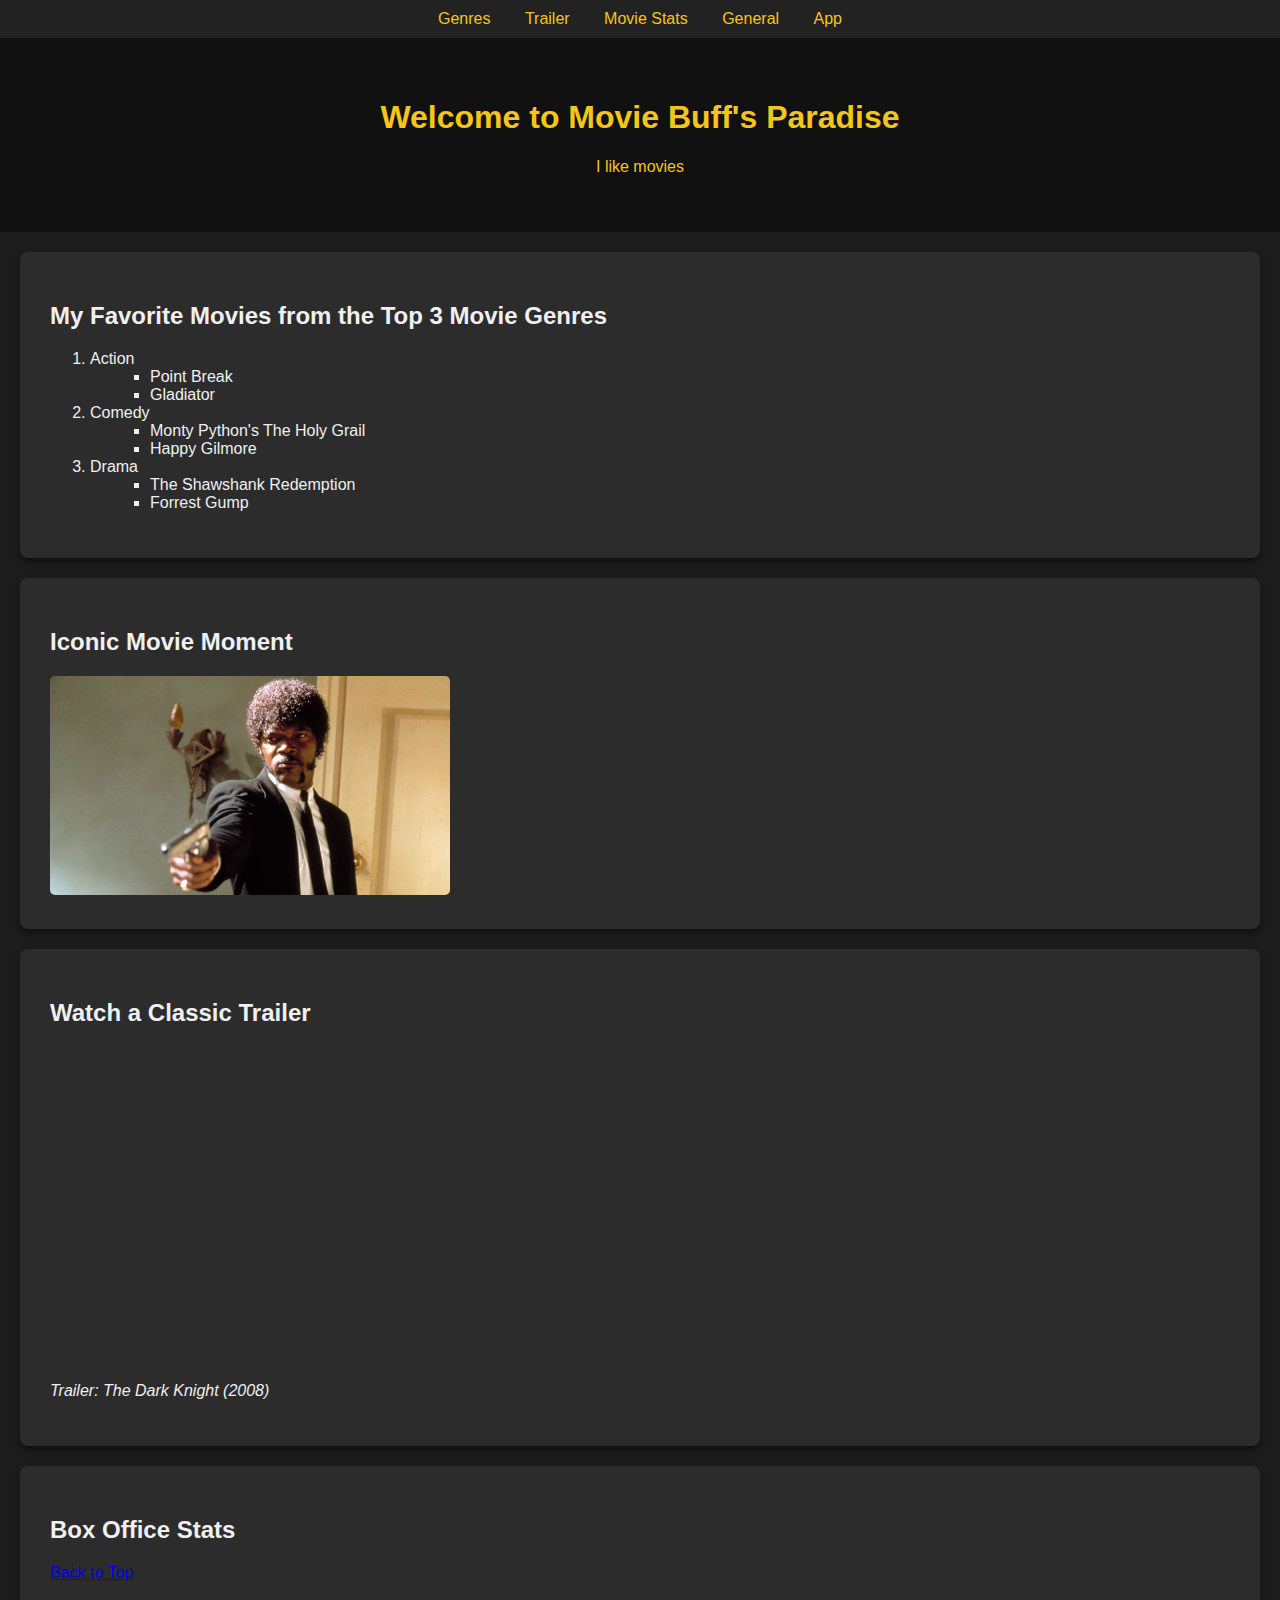
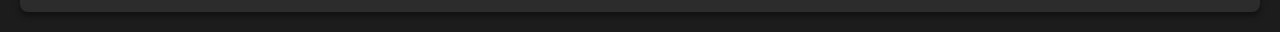
<file: index.html>
<!DOCTYPE html>
<html lang="en">
<head>
  <meta charset="UTF-8">
  <meta name="viewport" content="width=device-width, initial-scale=1">
  <title>John Driggs scratch page</title>
  <link rel="stylesheet" href="styles.css">
</head>
<body>

  <div id="navbar">
    <a href="#genres">Genres</a>
    <a href="#trailer">Trailer</a>
    <a href="#tableau">Movie Stats</a>
    <a href="general.html" target="_blank">General</a>
    <a href="app.html" target="_blank">App</a>
  </div>

  <div class="header" id="top">
    <h1>Welcome to Movie Buff's Paradise</h1>
    <p>I like movies</p>
  </div>

  <div class="content-block" id="genres">
    <h2>My Favorite Movies from the Top 3 Movie Genres</h2>
    <ol>
      <li>Action
        <ul>
          <li>Point Break</li>
          <li>Gladiator</li>
        </ul>
      </li>
      <li>Comedy
        <ul>
          <li>Monty Python's The Holy Grail</li>
          <li>Happy Gilmore</li>
        </ul>
      </li>
      <li>Drama
        <ul>
          <li>The Shawshank Redemption</li>
          <li>Forrest Gump</li>
        </ul>
      </li>
    </ol>
  </div>

  <div class="content-block">
    <h2>Iconic Movie Moment</h2>
    <img src="sammyjacksonpulpfiction.jpg" alt="Cinema scene" width="400">
  </div>

  <div class="content-block" id="trailer">
    <h2>Watch a Classic Trailer</h2>
    <iframe width="560" height="315" src="https://www.youtube.com/embed/EXeTwQWrcwY" frameborder="0" allowfullscreen></iframe>
    <p><em>Trailer: The Dark Knight (2008)</em></p>
  </div>

  <div class="content-block" id="tableau">
    <h2>Box Office Stats</h2>
  <div class='tableauPlaceholder' id='viz1745292148090' style='position: relative'><noscript><a href='#'><img alt='IMDB_TOP10 ' src='https:&#47;&#47;public.tableau.com&#47;static&#47;images&#47;IM&#47;IMDb_TOP_10_Movies&#47;IMDB_TOP10&#47;1_rss.png' style='border: none' /></a></noscript><object class='tableauViz'  style='display:none;'><param name='host_url' value='https%3A%2F%2Fpublic.tableau.com%2F' /> <param name='embed_code_version' value='3' /> <param name='site_root' value='' /><param name='name' value='IMDb_TOP_10_Movies&#47;IMDB_TOP10' /><param name='tabs' value='no' /><param name='toolbar' value='yes' /><param name='static_image' value='https:&#47;&#47;public.tableau.com&#47;static&#47;images&#47;IM&#47;IMDb_TOP_10_Movies&#47;IMDB_TOP10&#47;1.png' /> <param name='animate_transition' value='yes' /><param name='display_static_image' value='yes' /><param name='display_spinner' value='yes' /><param name='display_overlay' value='yes' /><param name='display_count' value='yes' /><param name='language' value='en-US' /><param name='filter' value='_gl=1*yfv1vf*_ga*MTU4NTM4NjAzMS4xNzQyNjg4NzAy*_ga_8YLN0SNXVS*MTc0NTI5MDQ5Ni4zLjEuMTc0NTI5MjEzMy4wLjAuMA..' /></object></div>                <script type='text/javascript'>                    var divElement = document.getElementById('viz1745292148090');                    var vizElement = divElement.getElementsByTagName('object')[0];                    vizElement.style.width='1300px';vizElement.style.height='1527px';                    var scriptElement = document.createElement('script');                    scriptElement.src = 'https://public.tableau.com/javascripts/api/viz_v1.js';                    vizElement.parentNode.insertBefore(scriptElement, vizElement);                </script>
  <div id="bottom">
    <a href="#top">Back to Top</a>
  </div>

</body>
</html>
</file>
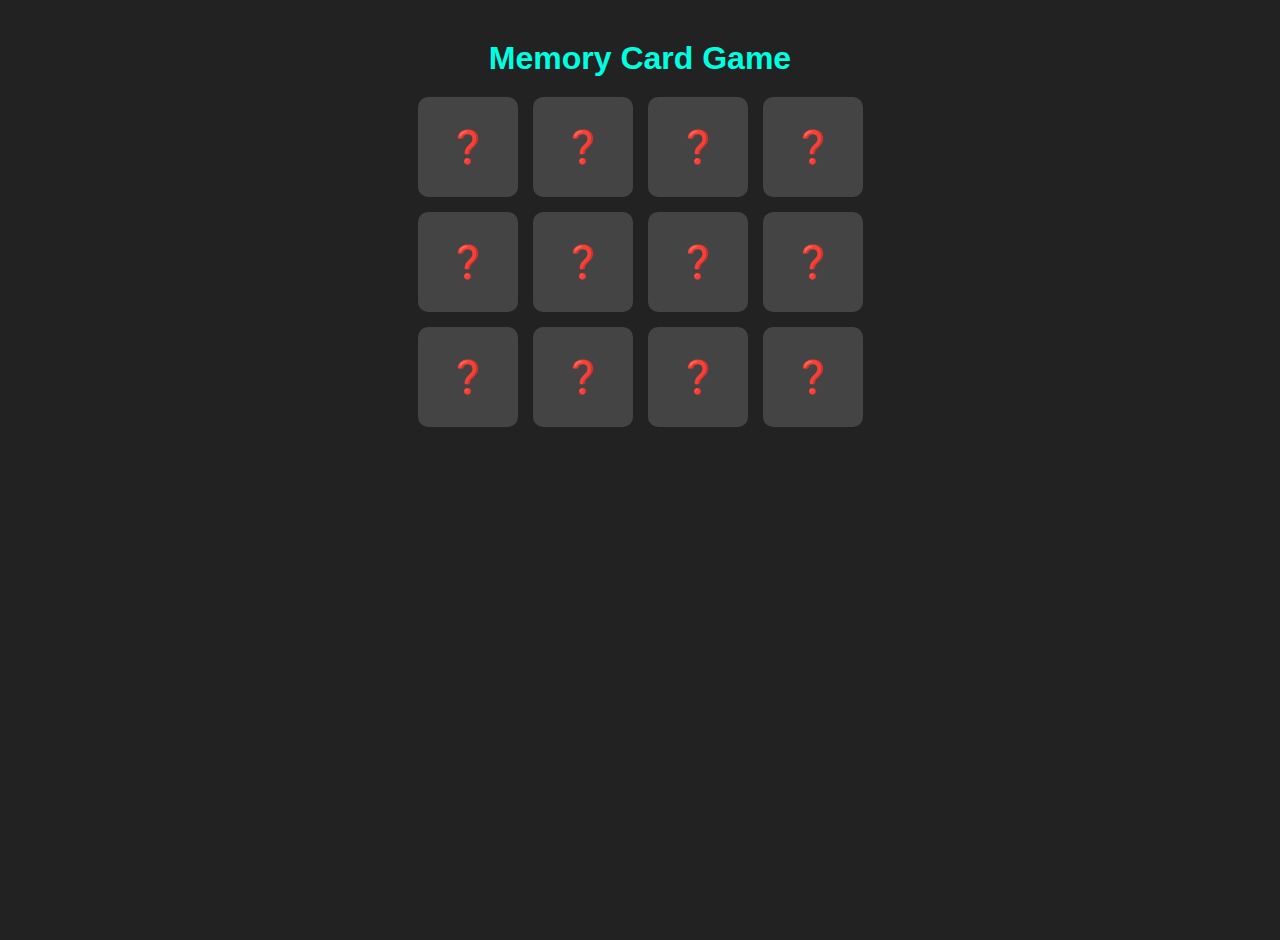
<file: app.html>
<!DOCTYPE html>
<html lang="en">
<head>
  <meta charset="UTF-8" />
  <meta name="viewport" content="width=device-width, initial-scale=1.0"/>
  <title>Memory Card Game</title>
  <style>
    body {
      font-family: 'Segoe UI', sans-serif;
      background-color: #222;
      color: white;
      display: flex;
      flex-direction: column;
      align-items: center;
      justify-content: flex-start;
      min-height: 100vh;
      margin: 0;
      padding: 20px;
    }

    h1 {
      margin: 20px 0;
      color: #00ffe1;
    }

    #game-board {
      display: grid;
      grid-template-columns: repeat(4, 100px);
      grid-gap: 15px;
    }

    .card {
      width: 100px;
      height: 100px;
      background-color: #444;
      display: flex;
      align-items: center;
      justify-content: center;
      font-size: 2rem;
      cursor: pointer;
      border-radius: 10px;
      user-select: none;
      transition: background-color 0.3s, transform 0.2s;
    }

    .card.revealed, .card.matched {
      background-color: #00ffe1;
      color: #222;
    }

    .card.matched {
      cursor: default;
      pointer-events: none;
    }
  </style>
</head>
<body>

  <h1>Memory Card Game</h1>
  <div id="game-board"></div>

  <script>
    const emojis = ['🍕', '🍔', '🍟', '🌮', '🌯', '🥗'];
    let cardValues = [...emojis, ...emojis]; // duplicate for pairs
    cardValues = cardValues.sort(() => 0.5 - Math.random()); // shuffle

    const gameBoard = document.getElementById('game-board');
    let firstCard = null;
    let secondCard = null;
    let lockBoard = false;

    cardValues.forEach(value => {
      const card = document.createElement('div');
      card.classList.add('card');
      card.dataset.value = value;
      card.textContent = '❓';
      card.addEventListener('click', () => handleCardClick(card));
      gameBoard.appendChild(card);
    });

    function handleCardClick(card) {
      if (lockBoard || card.classList.contains('revealed') || card.classList.contains('matched')) return;

      card.textContent = card.dataset.value;
      card.classList.add('revealed');

      if (!firstCard) {
        firstCard = card;
      } else {
        secondCard = card;
        lockBoard = true;

        if (firstCard.dataset.value === secondCard.dataset.value) {
          firstCard.classList.add('matched');
          secondCard.classList.add('matched');
          resetTurn();
        } else {
          setTimeout(() => {
            firstCard.textContent = '❓';
            secondCard.textContent = '❓';
            firstCard.classList.remove('revealed');
            secondCard.classList.remove('revealed');
            resetTurn();
          }, 1000);
        }
      }
    }

    function resetTurn() {
      [firstCard, secondCard] = [null, null];
      lockBoard = false;
    }
  </script>

</body>
</html>
</file>
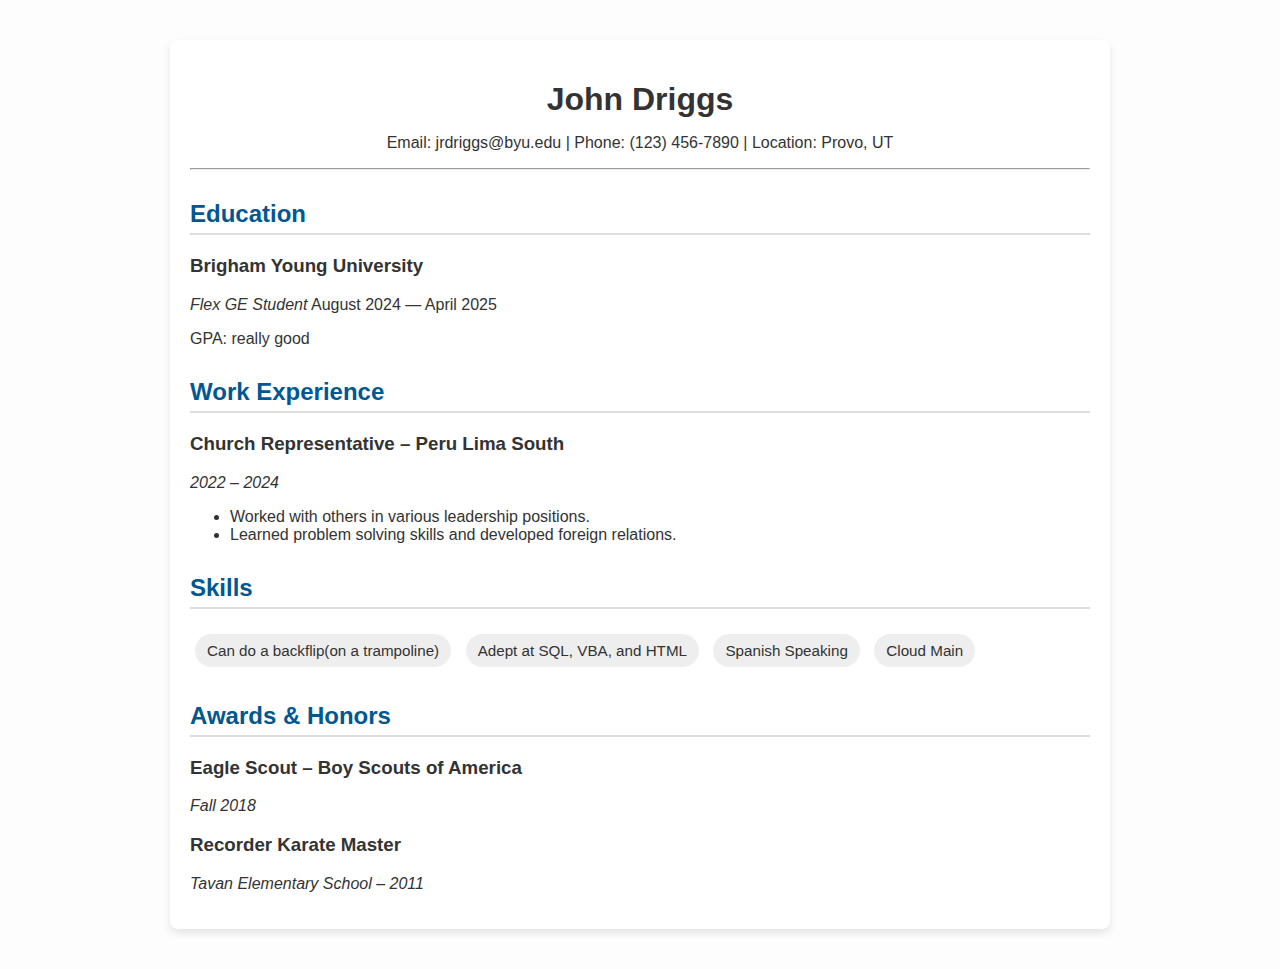
<file: general.html>
<!DOCTYPE html>
<html lang="en">
<head>
    <meta charset="UTF-8">
    <meta name="viewport" content="width=device-width, initial-scale=1.0">
    <title>Resume</title>
    <link rel="stylesheet" href="resumestyles.css">
</head>
<body>
    <div class="container">
        <header>
          <h1>John Driggs</h1>
          <p>Email: jrdriggs@byu.edu | Phone: (123) 456-7890 | Location: Provo, UT</p>
          <hr>
        </header>
    
        <section>
          <h2>Education</h2>
          <div class="entry">
            <h3>Brigham Young University</h3>
            <p><em>Flex GE Student</em> August 2024 — April 2025</p>
            <p>GPA: really good</p>
          </div>
        </section>
    
        <section>
          <h2>Work Experience</h2>
          <div class="entry">
            <h3>Church Representative – Peru Lima South</h3>
            <p><em> 2022 – 2024</em></p>
            <ul>
              <li>Worked with others in various leadership positions.</li>
              <li>Learned problem solving skills and developed foreign relations.</li>
            </ul>
          </div>
        </section>
    
        <section>
          <h2>Skills</h2>
          <ul class="skills">
            <li>Can do a backflip(on a trampoline)</li>
            <li>Adept at SQL, VBA, and HTML</li>
            <li>Spanish Speaking</li>
            <li>Cloud Main</li>
          </ul>
        </section>
    
        <section>
          <h2>Awards & Honors</h2>
          <div class="entry">
            <h3>Eagle Scout – Boy Scouts of America</h3>
            <p><em>Fall 2018</em></p>
          </div>
          <div class="entry">
            <h3>Recorder Karate Master</h3>
            <p><em>Tavan Elementary School – 2011</em></p>
          </div>
        </section>
      </div>
    
</body>
</html>
</file>
<file: styles.css>
body {
    background-color: #1c1c1c;
    font-family: 'Segoe UI', Tahoma, Geneva, Verdana, sans-serif;
    color: #f0f0f0;
    margin: 0;
    padding: 0;
  }
  
  .header {
    background-color: #111;
    color: #f5c518;
    padding: 40px;
    text-align: center;
  }
  
  #navbar {
    background-color: #222;
    padding: 10px;
    text-align: center;
  }
  
  #navbar a {
    color: #f5c518;
    margin: 0 15px;
    text-decoration: none;
  }
  
  #navbar a:hover {
    text-decoration: underline;
  }
  
  .content-block {
    padding: 30px;
    margin: 20px;
    background-color: #2c2c2c;
    border-radius: 8px;
    box-shadow: 0 4px 6px rgba(0,0,0,0.4);
  }
  
  img {
    max-width: 100%;
    border-radius: 5px;
  }
  

  ol li ul {
    list-style-type: square;
    margin-left: 20px;
  }
</file>
<file: resumestyles.css>
body {
    font-family: Arial, sans-serif;
    background-color: #fdfdfd;
    color: #333;
    margin: 0;
    padding: 0;
  }
  
  .container {
    width: 80%;
    max-width: 900px;
    margin: 40px auto;
    padding: 20px;
    background-color: #fff;
    box-shadow: 0 4px 8px rgba(0,0,0,0.1);
    border-radius: 8px;
  }
  
  header {
    text-align: center;
  }
  
  hr {
    margin-top: 10px;
  }
  
  h1 {
    margin-bottom: 5px;
  }
  
  section {
    margin-top: 30px;
  }
  
  h2 {
    color: #005792;
    border-bottom: 2px solid #ddd;
    padding-bottom: 5px;
  }
  
  .entry {
    margin-top: 15px;
  }
  
  ul.skills {
    list-style: none;
    padding: 0;
  }
  
  ul.skills li {
    display: inline-block;
    background-color: #eee;
    color: #333;
    padding: 8px 12px;
    margin: 5px;
    border-radius: 20px;
    font-size: 0.95em;
  }
</file>
